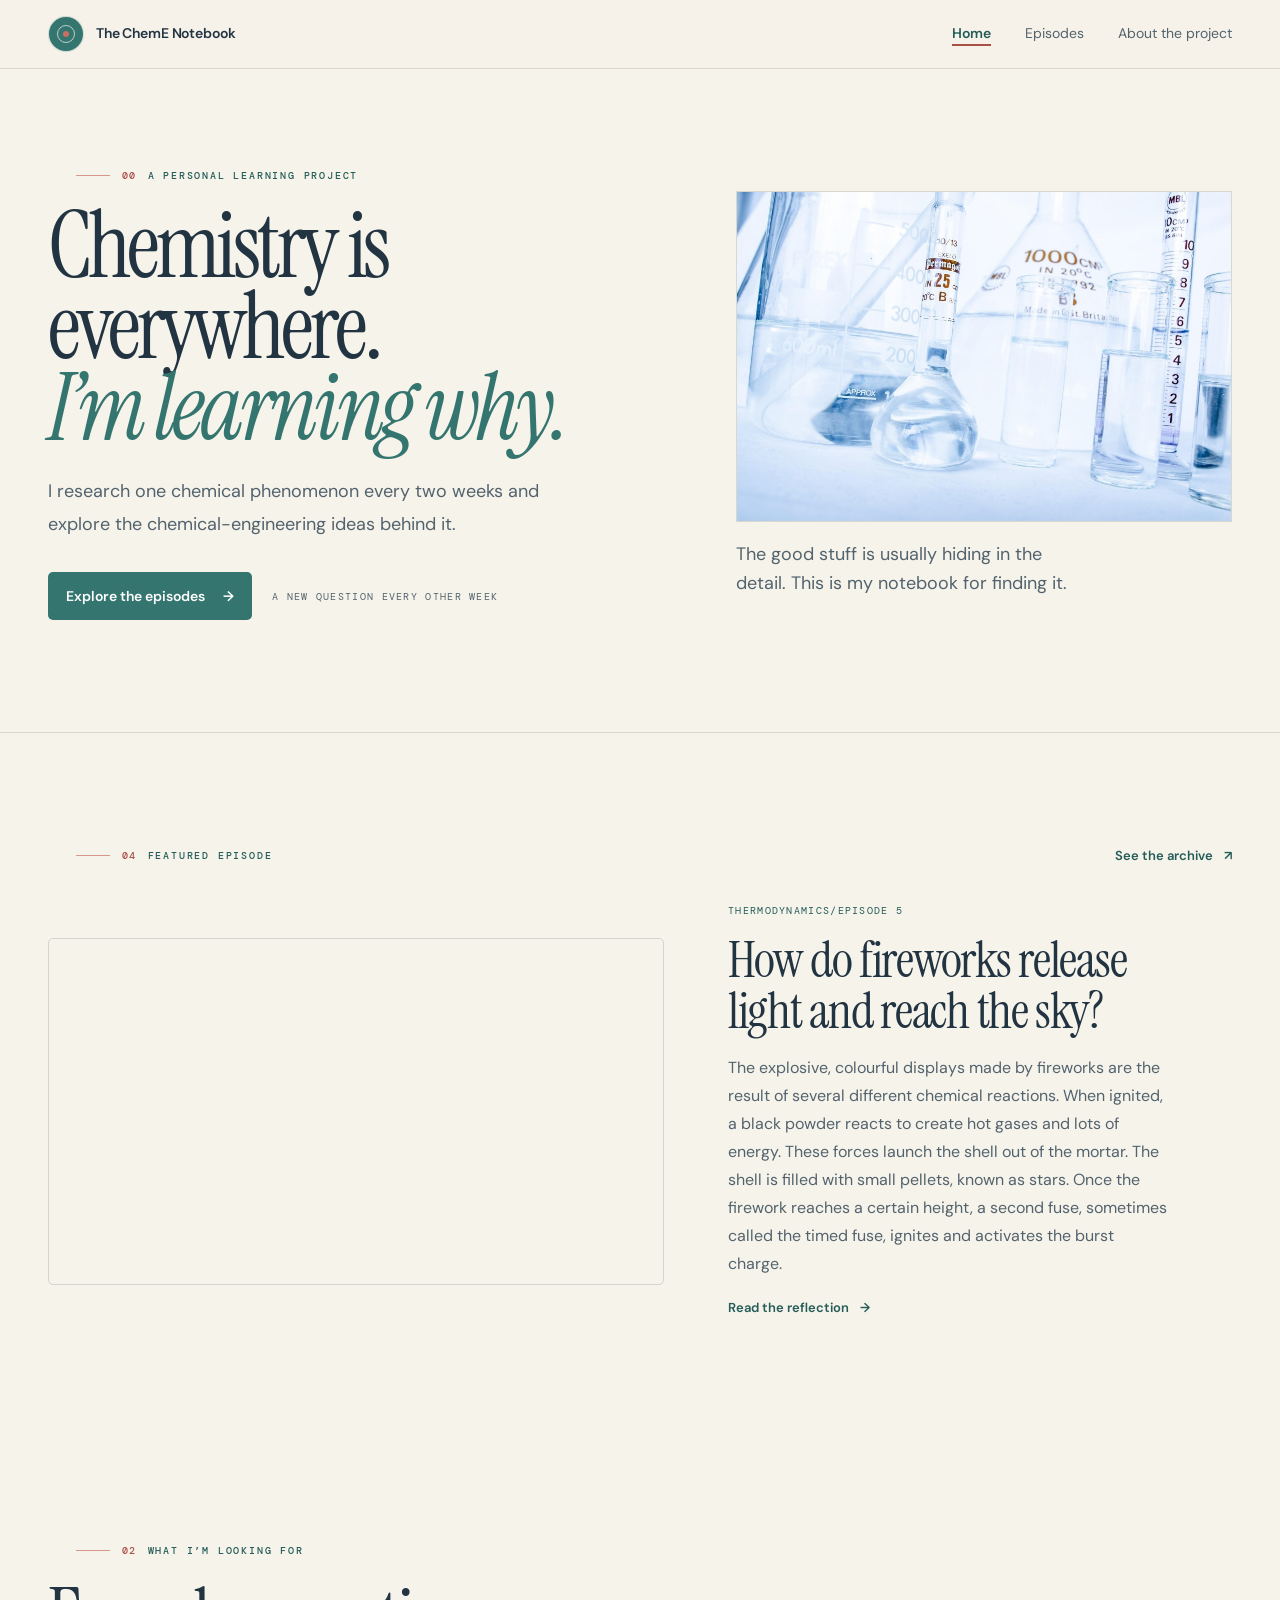
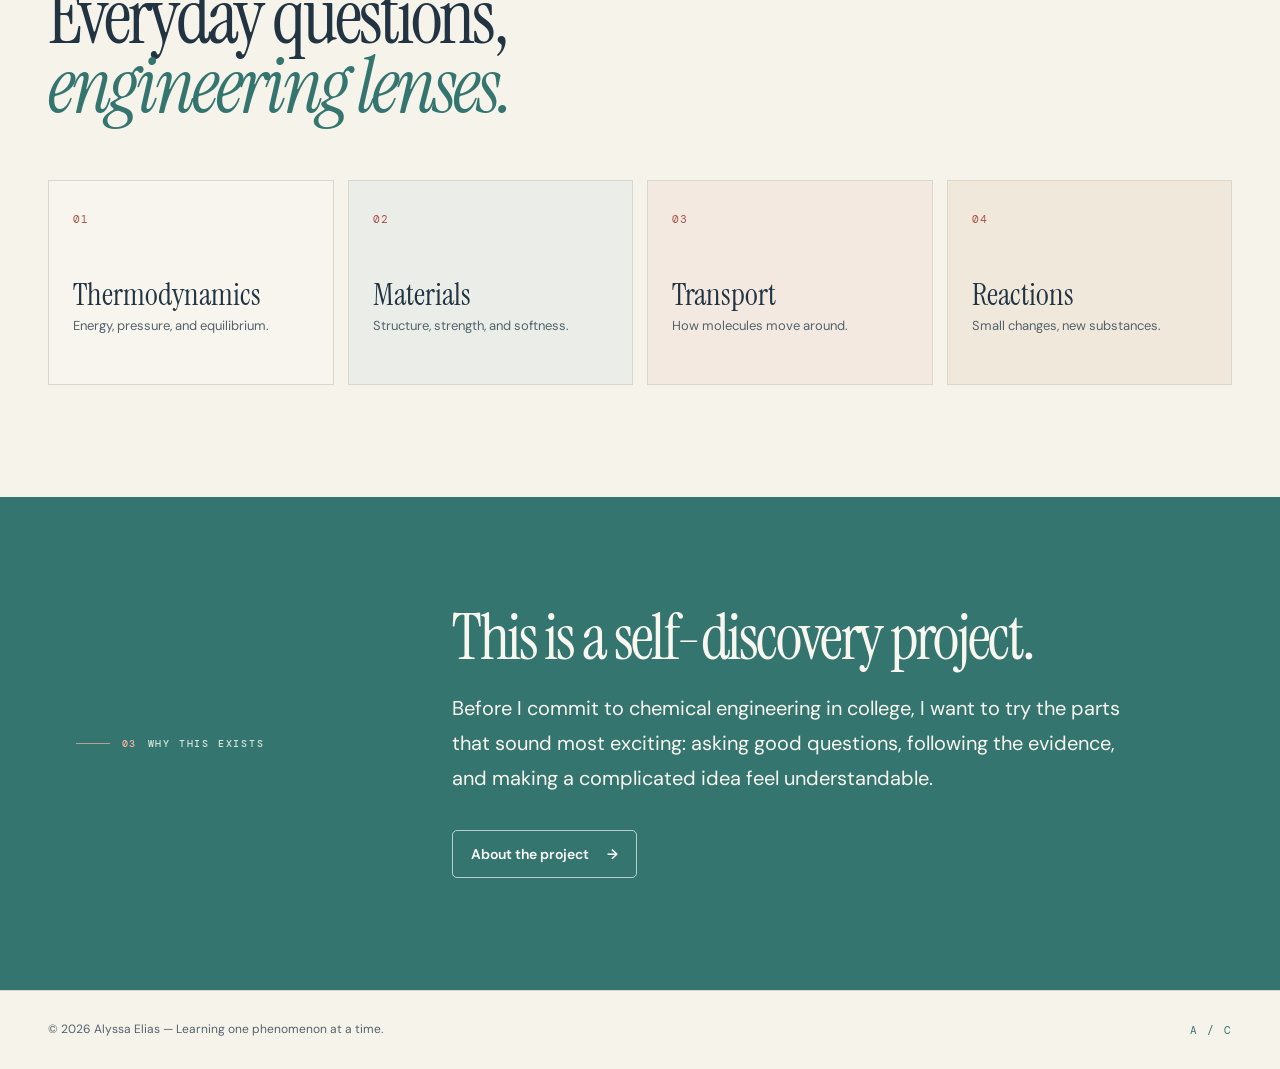
<file: index.html>
<!DOCTYPE html>
<html lang="en">
  <head>
    <!-- Basic document metadata and search/social sharing details. -->
    <meta charset="UTF-8" />
    <meta name="viewport" content="width=device-width, initial-scale=1.0" />
    <meta
      name="description"
      content="The ChemE Notebook is a personal learning project about the chemical engineering hiding inside everyday phenomena."
    />
    <meta property="og:title" content="The ChemE Notebook" />
    <meta
      property="og:description"
      content="Chemistry is everywhere. Alyssa is learning why."
    />
    <meta property="og:type" content="website" />
    <title>The ChemE Notebook | Home</title>
    <link rel="icon" type="image/svg+xml" href="./favicon.svg" />
    <link rel="stylesheet" href="./style.css" />
  </head>
  <body>
    <a class="skip-link" href="#main-content">Skip to main content</a>
    <!-- Shared site header and navigation. -->
    <header class="site-header">
      <div class="container header-inner">
        <a class="brand" href="./index.html" aria-label="The ChemE Notebook home">
          <span class="brand-mark" aria-hidden="true"><span></span></span>
          <span>The ChemE Notebook</span>
        </a>

        <nav class="desktop-nav" aria-label="Main navigation">
          <a class="active" href="./index.html" aria-current="page">Home</a>
          <a href="./episodes.html">Episodes</a>
          <a href="./about.html">About the project</a>
        </nav>

        <details class="mobile-nav">
          <summary aria-label="Open navigation menu">Menu</summary>
          <nav aria-label="Mobile navigation">
            <a class="active" href="./index.html" aria-current="page">Home</a>
            <a href="./episodes.html">Episodes</a>
            <a href="./about.html">About the project</a>
          </nav>
        </details>
      </div>
    </header>

    <main id="main-content">
      <!-- Hero: the project idea in one clear sentence. -->
      <section class="hero section">
        <div class="container hero-grid">
          <div class="hero-copy">
            <p class="eyebrow"><span>00</span> A personal learning project</p>
            <h1>Chemistry is everywhere.<br /><em>I’m learning why.</em></h1>
            <p class="hero-intro">
              I research one chemical phenomenon every two weeks and explore
              the chemical-engineering ideas behind it.
            </p>
            <div class="hero-actions">
              <a class="button button-primary" href="./episodes.html">
                Explore the episodes <span aria-hidden="true">→</span>
              </a>
              <span class="micro-label">A new question every other week</span>
            </div>
          </div>

          <!-- Hero image and note. The alt text describes the image for screen readers. -->
          <div class="hero-visual">
            <div class="hero-notes">
              <img
                src="images/chemistry.jpg"
                alt="Bright laboratory glassware including beakers, test tubes, and graduated cylinders."
              />
            </div>
            <p class="hero-note">
              The good stuff is usually hiding in the detail. This is my
              notebook for finding it.
            </p>
          </div>
        </div>
      </section>

      <!-- Featured episode: the first investigation gets visual priority. -->
      <section class="section section-border">
        <div class="container">
          <div class="section-heading">
            <p class="eyebrow"><span>04</span> Featured episode</p>
            <a class="text-link" href="./episodes.html">See the archive <span aria-hidden="true">↗</span></a>
          </div>
          <article class="featured-card">
            <!-- Replace src="about:blank" with a YouTube embed URL when the video is ready. -->
            <div class="youtube-placeholder">
              <iframe
                class="video-frame"
                src="https://www.youtube.com/embed/TcTM59v6MvA?si=wCYyY6Px6fygUvcU"
                title="How do fireworks release light and reach the sky?"
                loading="lazy"
                allowfullscreen>
              </iframe>
            </div>
            <div class="featured-copy">
              <p class="card-kicker">Thermodynamics/Episode 5</p>
              <h2>How do fireworks release light and reach the sky?</h2>
              <p>
               The explosive, colourful displays made by fireworks are the result of several different chemical reactions. When ignited, a black powder reacts to create hot gases and lots of energy. These forces launch the shell out of the mortar. The shell is filled with small pellets, known as stars. Once the firework reaches a certain height, a second fuse, sometimes called the timed fuse, ignites and activates the burst charge.
              </p>
              <a class="text-link" href="./episodes.html#episode-01">Read the reflection <span aria-hidden="true">→</span></a>
            </div>
          </article>
        </div>
      </section>

      <!-- Topic lenses: the chemical-engineering areas behind the questions. -->
      <section class="section">
        <div class="container">
          <div class="section-heading section-heading-stacked">
            <p class="eyebrow"><span>02</span> What I’m looking for</p>
            <h2>Everyday questions,<br /><em>engineering lenses.</em></h2>
          </div>
          <div class="topic-grid">
            <article class="topic-card">
              <span class="topic-number">01</span>
              <h3>Thermodynamics</h3>
              <p>Energy, pressure, and equilibrium.</p>
            </article>
            <article class="topic-card">
              <span class="topic-number">02</span>
              <h3>Materials</h3>
              <p>Structure, strength, and softness.</p>
            </article>
            <article class="topic-card">
              <span class="topic-number">03</span>
              <h3>Transport</h3>
              <p>How molecules move around.</p>
            </article>
            <article class="topic-card">
              <span class="topic-number">04</span>
              <h3>Reactions</h3>
              <p>Small changes, new substances.</p>
            </article>
          </div>
        </div>
      </section>

      <!-- Project purpose: keep the site personal and reflective. -->
      <section class="section purpose-section">
        <div class="container purpose-grid">
          <p class="eyebrow"><span>03</span> Why this exists</p>
          <div>
            <h2>This is a self-discovery project.</h2>
            <p class="large-copy">
              Before I commit to chemical engineering in college, I want to
              try the parts that sound most exciting: asking good questions,
              following the evidence, and making a complicated idea feel
              understandable.
            </p>
            <a class="button button-outline" href="./about.html">About the project <span aria-hidden="true">→</span></a>
          </div>
        </div>
      </section>
    </main>

    <!-- Shared site footer. -->
    <footer class="site-footer">
      <div class="container footer-inner">
        <span>© 2026 Alyssa Elias — Learning one phenomenon at a time.</span>
        <span class="footer-mark" aria-hidden="true">A / C</span>
      </div>
    </footer>
  </body>
</html>
</file>
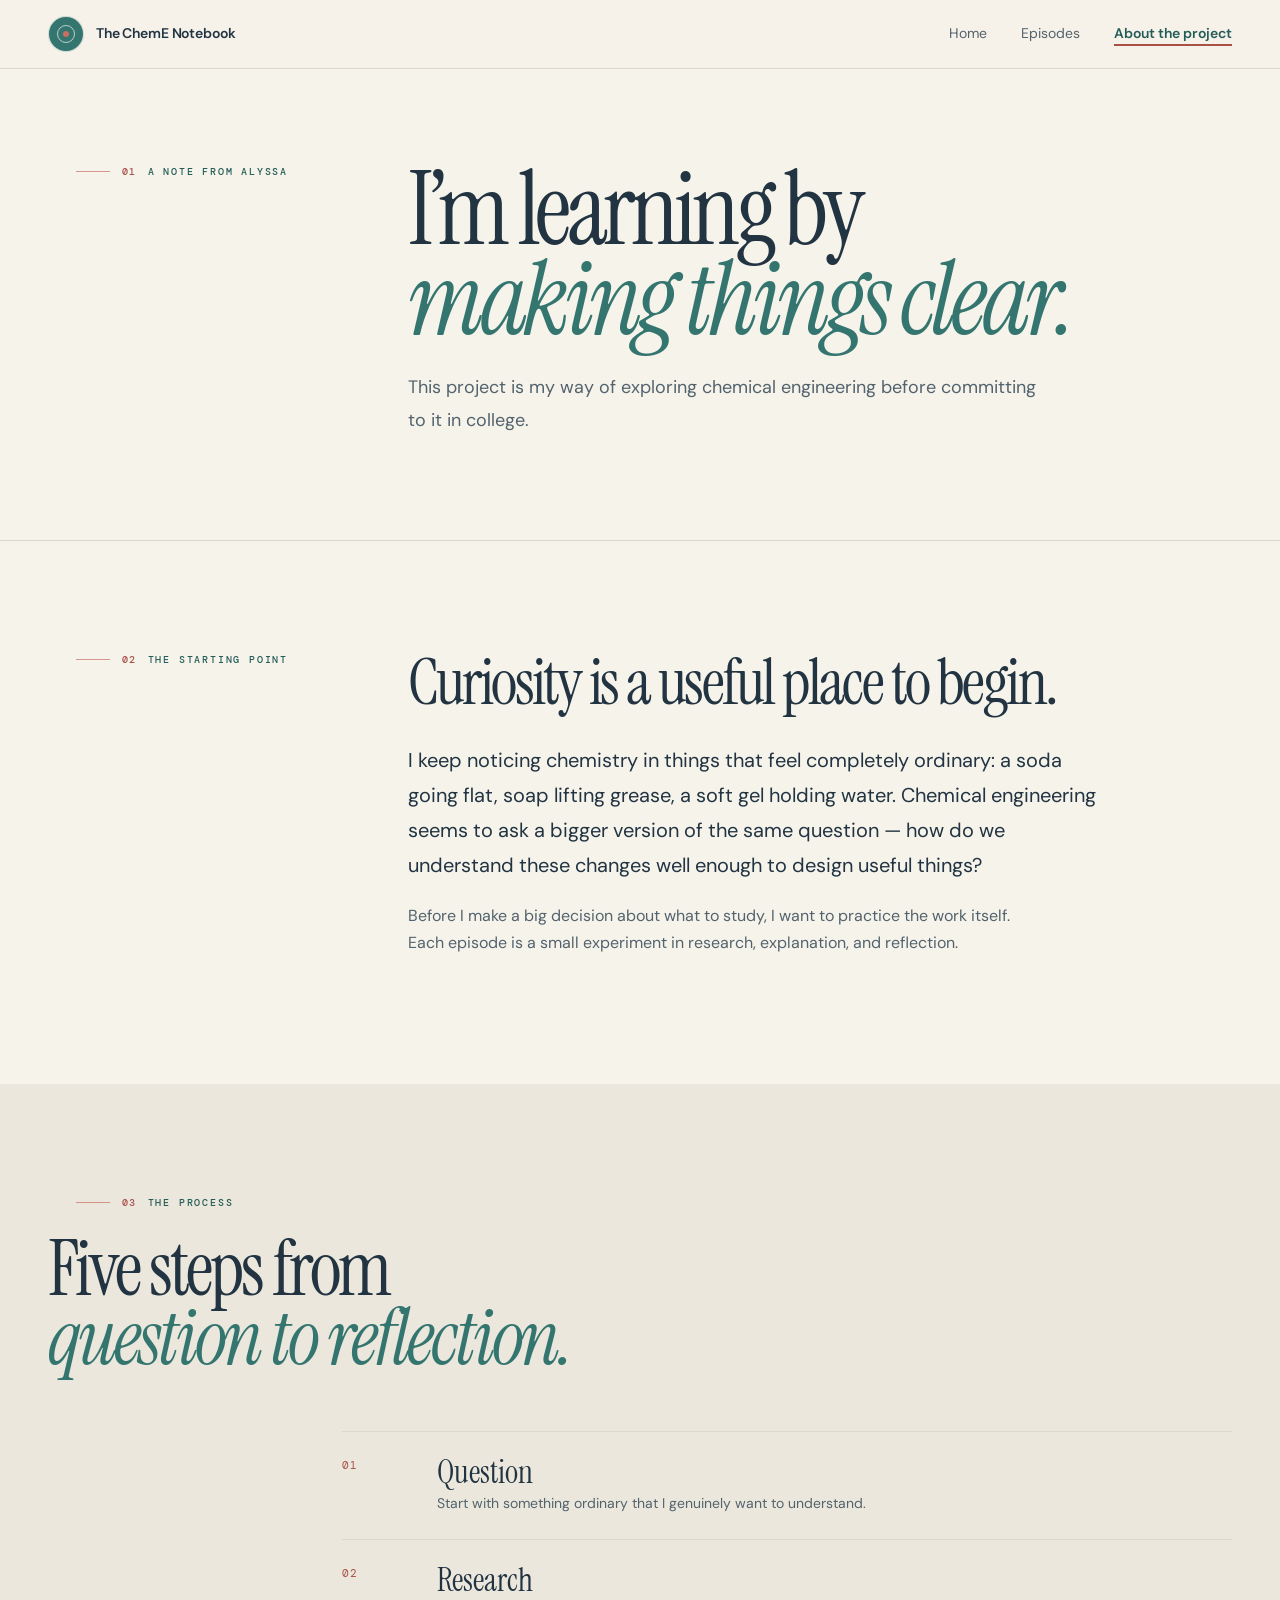
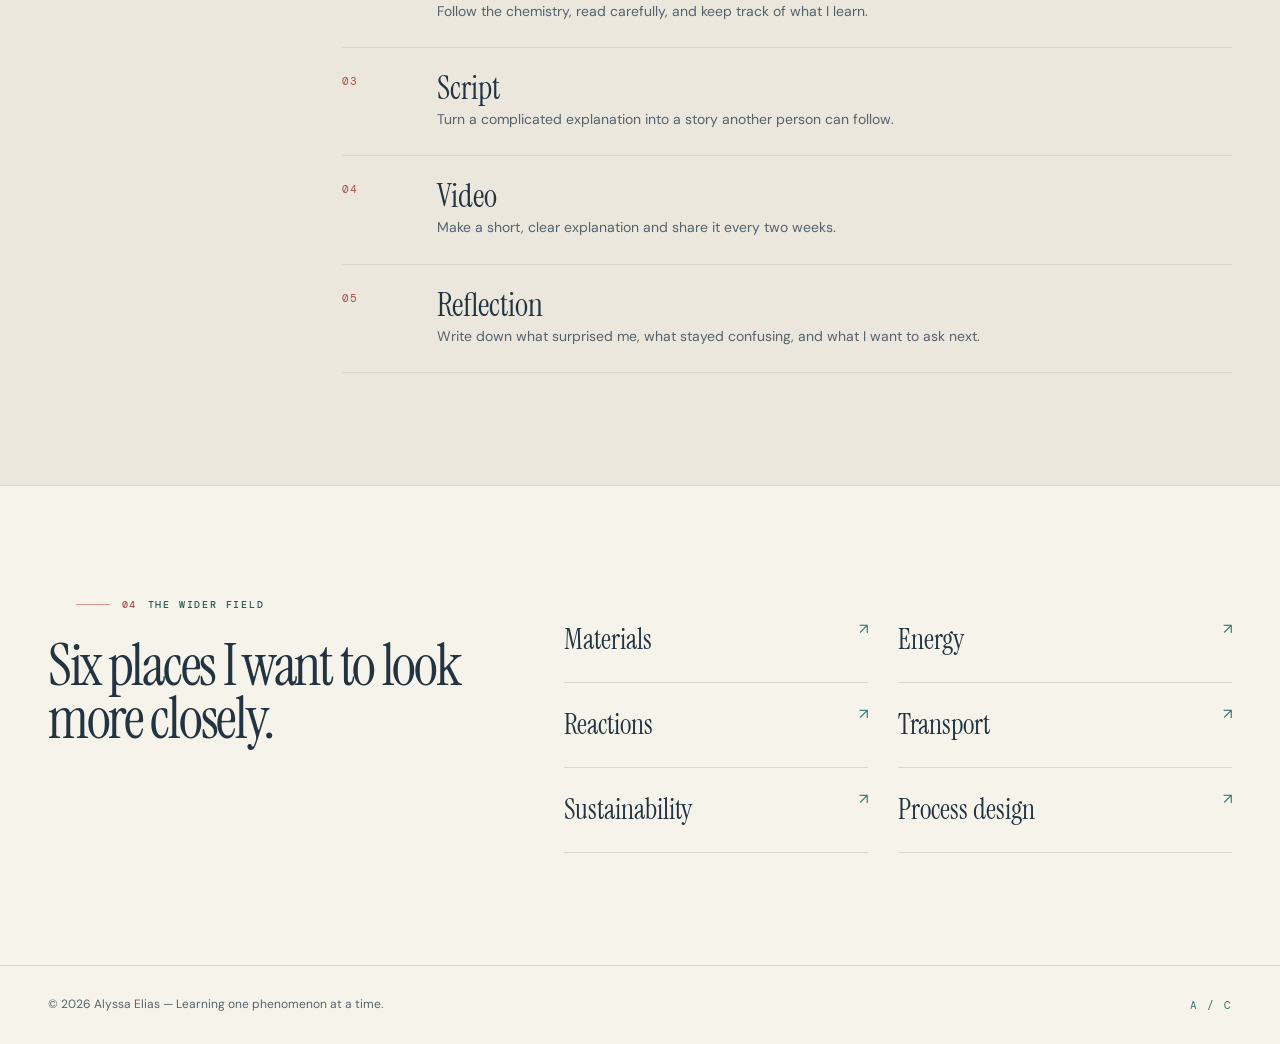
<file: about.html>
<!doctype html>
<html lang="en">
  <head>
    <!-- Page metadata. -->
    <meta charset="UTF-8" />
    <meta name="viewport" content="width=device-width, initial-scale=1.0" />
    <meta
      name="description"
      content="Learn why Alyssa started The ChemE Notebook and how each biweekly investigation works."
    />
    <meta
      property="og:title"
      content="About the project | The ChemE Notebook"
    />
    <meta
      property="og:description"
      content="A personal experiment in learning about chemical engineering before college."
    />
    <meta property="og:type" content="website" />
    <title>About the project | The ChemE Notebook</title>
    <link rel="icon" type="image/svg+xml" href="./favicon.svg" />
    <link rel="stylesheet" href="./style.css" />
  </head>
  <body>
    <a class="skip-link" href="#main-content">Skip to main content</a>
    <!-- Shared site header and navigation. -->
    <header class="site-header">
      <div class="container header-inner">
        <a
          class="brand"
          href="./index.html"
          aria-label="The ChemE Notebook home"
        >
          <span class="brand-mark" aria-hidden="true"><span></span></span>
          <span>The ChemE Notebook</span>
        </a>
        <nav class="desktop-nav" aria-label="Main navigation">
          <a href="./index.html">Home</a>
          <a href="./episodes.html">Episodes</a>
          <a class="active" href="./about.html" aria-current="page"
            >About the project</a
          >
        </nav>
        <details class="mobile-nav">
          <summary aria-label="Open navigation menu">Menu</summary>
          <nav aria-label="Mobile navigation">
            <a href="./index.html">Home</a>
            <a href="./episodes.html">Episodes</a>
            <a class="active" href="./about.html" aria-current="page"
              >About the project</a
            >
          </nav>
        </details>
      </div>
    </header>

    <main id="main-content">
      <!-- About introduction. -->
      <section class="page-intro section">
        <div class="container page-intro-grid">
          <p class="eyebrow"><span>01</span> A note from Alyssa</p>
          <div>
            <h1>I’m learning by<br /><em>making things clear.</em></h1>
            <p class="hero-intro">
              This project is my way of exploring chemical engineering before
              committing to it in college.
            </p>
          </div>
        </div>
      </section>

      <!-- Motivation: why this project exists. -->
      <section class="section section-border">
        <div class="container about-story">
          <div>
            <p class="eyebrow"><span>02</span> The starting point</p>
          </div>
          <div class="story-copy">
            <h2>Curiosity is a useful place to begin.</h2>
            <p class="large-copy">
              I keep noticing chemistry in things that feel completely ordinary:
              a soda going flat, soap lifting grease, a soft gel holding water.
              Chemical engineering seems to ask a bigger version of the same
              question — how do we understand these changes well enough to
              design useful things?
            </p>
            <p>
              Before I make a big decision about what to study, I want to
              practice the work itself. Each episode is a small experiment in
              research, explanation, and reflection.
            </p>
          </div>
        </div>
      </section>

      <!-- Five-step process: the repeatable rhythm behind every episode. -->
      <section class="section process-section">
        <div class="container">
          <div class="section-heading section-heading-stacked">
            <p class="eyebrow"><span>03</span> The process</p>
            <h2>Five steps from<br /><em>question to reflection.</em></h2>
          </div>
          <ol class="process-list">
            <li>
              <span class="process-number">01</span>
              <div>
                <h3>Question</h3>
                <p>
                  Start with something ordinary that I genuinely want to
                  understand.
                </p>
              </div>
            </li>
            <li>
              <span class="process-number">02</span>
              <div>
                <h3>Research</h3>
                <p>
                  Follow the chemistry, read carefully, and keep track of what I
                  learn.
                </p>
              </div>
            </li>
            <li>
              <span class="process-number">03</span>
              <div>
                <h3>Script</h3>
                <p>
                  Turn a complicated explanation into a story another person can
                  follow.
                </p>
              </div>
            </li>
            <li>
              <span class="process-number">04</span>
              <div>
                <h3>Video</h3>
                <p>
                  Make a short, clear explanation and share it every two weeks.
                </p>
              </div>
            </li>
            <li>
              <span class="process-number">05</span>
              <div>
                <h3>Reflection</h3>
                <p>
                  Write down what surprised me, what stayed confusing, and what
                  I want to ask next.
                </p>
              </div>
            </li>
          </ol>
        </div>
      </section>

      <!-- Exploration areas: the wider field this project will sample. -->
      <section class="section section-border">
        <div class="container exploration-grid">
          <div>
            <p class="eyebrow"><span>04</span> The wider field</p>
            <h2>Six places I want to look more closely.</h2>
          </div>
          <ul class="area-list">
            <li>Materials <span aria-hidden="true">↗</span></li>
            <li>Energy <span aria-hidden="true">↗</span></li>
            <li>Reactions <span aria-hidden="true">↗</span></li>
            <li>Transport <span aria-hidden="true">↗</span></li>
            <li>Sustainability <span aria-hidden="true">↗</span></li>
            <li>Process design <span aria-hidden="true">↗</span></li>
          </ul>
        </div>
      </section>
    </main>

    <!-- Shared site footer. -->
    <footer class="site-footer">
      <div class="container footer-inner">
        <span>© 2026 Alyssa Elias — Learning one phenomenon at a time.</span>
        <span class="footer-mark" aria-hidden="true">A / C</span>
      </div>
    </footer>
  </body>
</html>
</file>
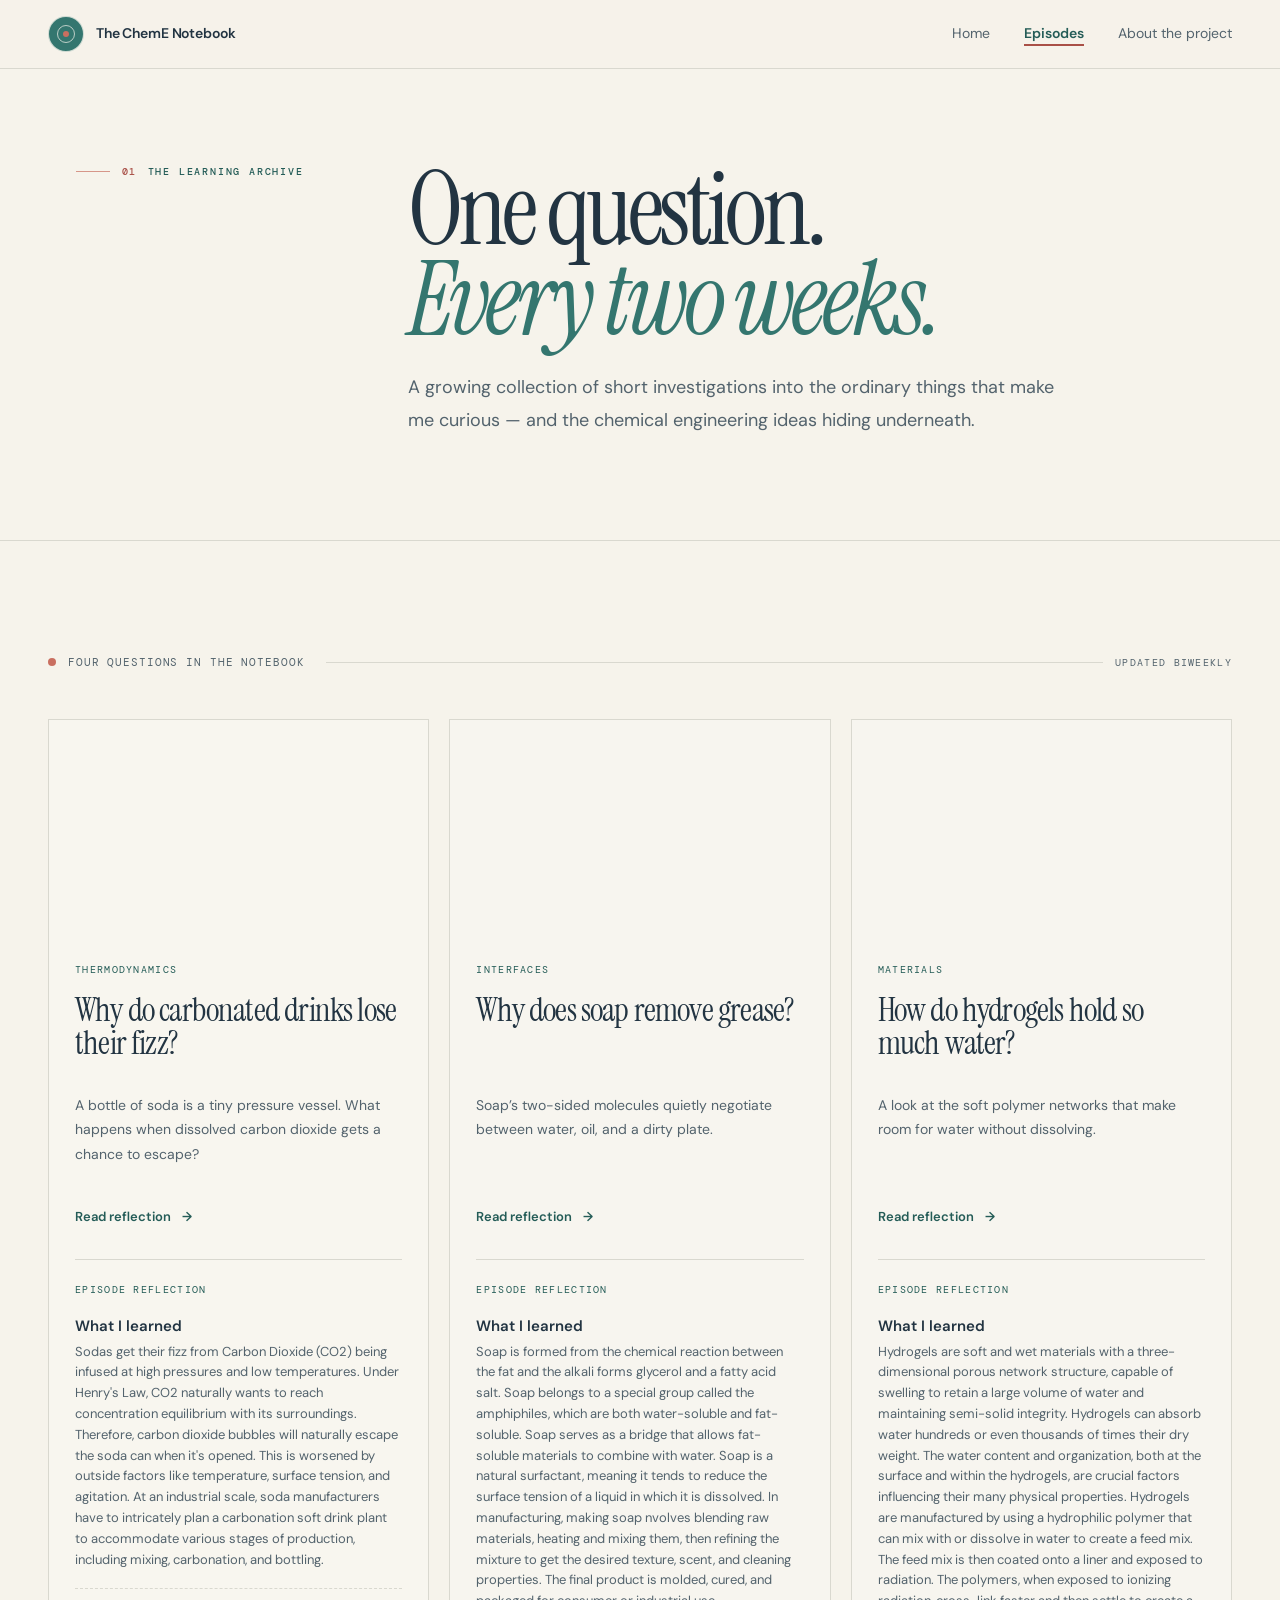
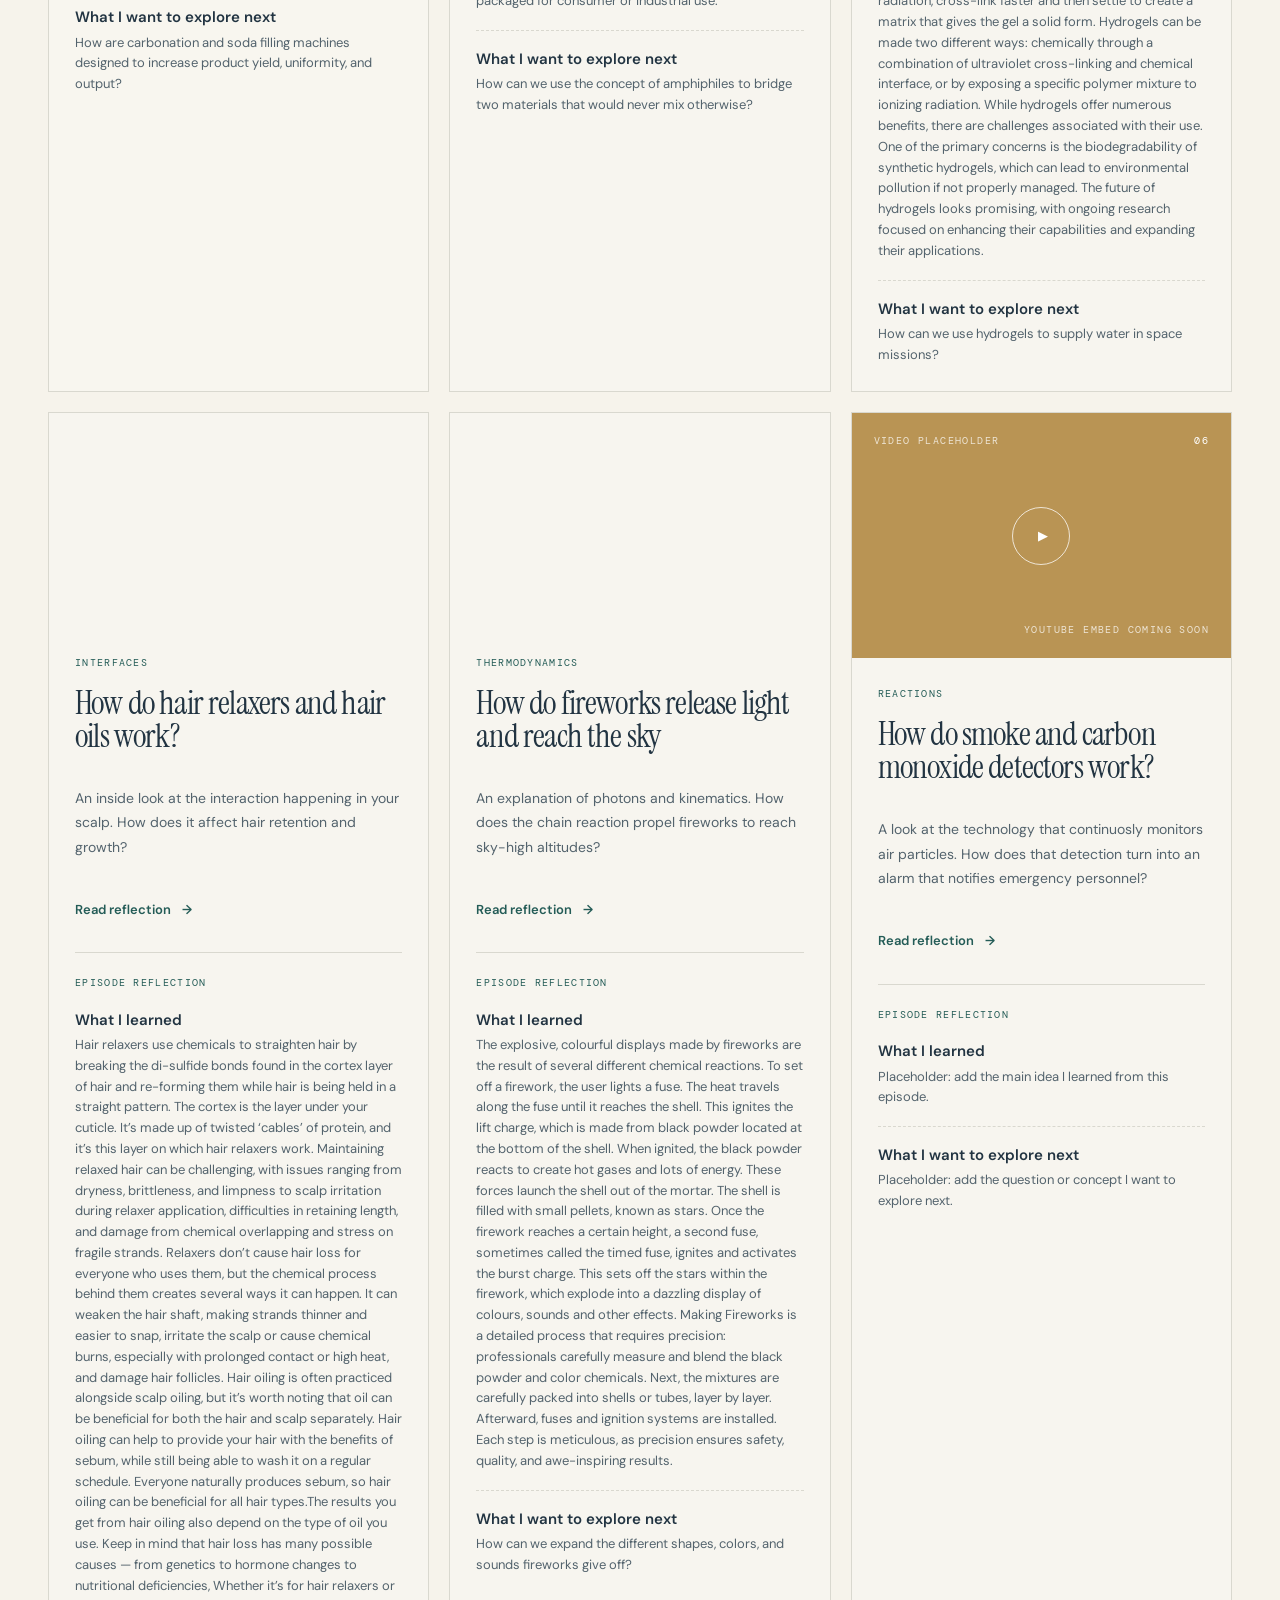
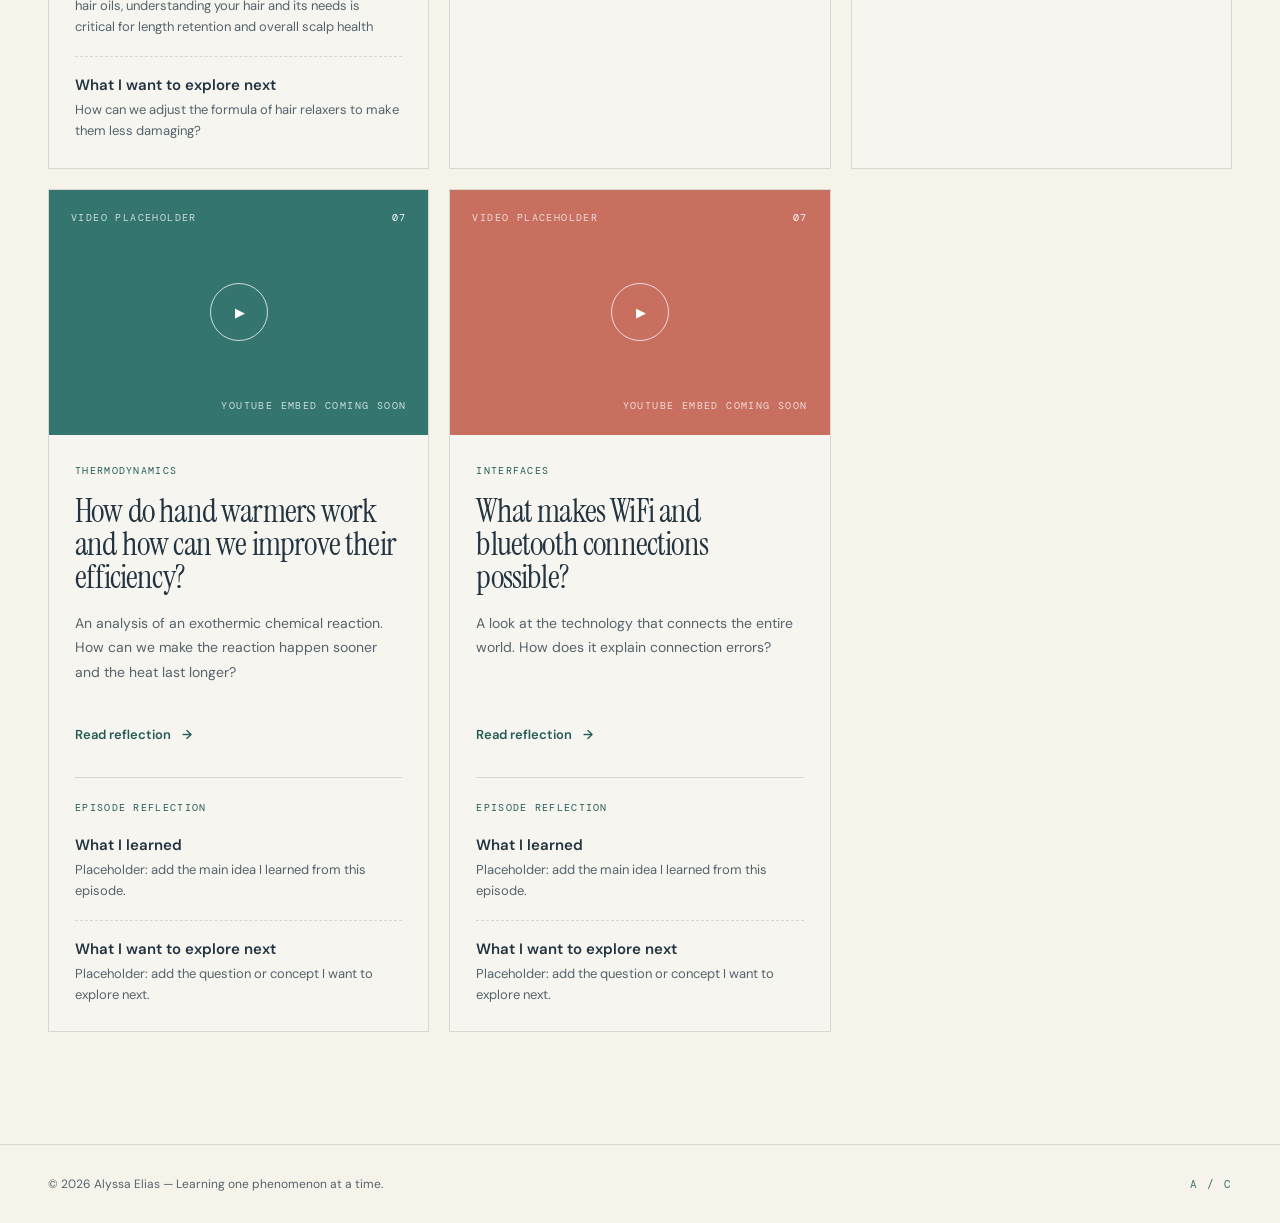
<file: episodes.html>
<!DOCTYPE html>
<html lang="en">
  <head>
    <!-- Page metadata. -->
    <meta charset="UTF-8" />
    <meta name="viewport" content="width=device-width, initial-scale=1.0" />
    <meta
      name="description"
      content="Browse The ChemE Notebook’s biweekly archive of everyday chemical phenomena."
    />
    <meta property="og:title" content="Episodes | The ChemE Notebook" />
    <meta
      property="og:description"
      content="Short videos and reflections on the chemical engineering behind ordinary life."
    />
    <meta property="og:type" content="website" />
    <title>Episodes | The ChemE Notebook</title>
    <link rel="icon" type="image/svg+xml" href="./favicon.svg" />
    <link rel="stylesheet" href="./style.css" />
  </head>
  <body>
    <a class="skip-link" href="#main-content">Skip to main content</a>
    <!-- Shared site header and navigation. -->
    <header class="site-header">
      <div class="container header-inner">
        <a class="brand" href="./index.html" aria-label="The ChemE Notebook home">
          <span class="brand-mark" aria-hidden="true"><span></span></span>
          <span>The ChemE Notebook</span>
        </a>
        <nav class="desktop-nav" aria-label="Main navigation">
          <a href="./index.html">Home</a>
          <a class="active" href="./episodes.html" aria-current="page">Episodes</a>
          <a href="./about.html">About the project</a>
        </nav>
        <details class="mobile-nav">
          <summary aria-label="Open navigation menu">Menu</summary>
          <nav aria-label="Mobile navigation">
            <a href="./index.html">Home</a>
            <a class="active" href="./episodes.html" aria-current="page">Episodes</a>
            <a href="./about.html">About the project</a>
          </nav>
        </details>
      </div>
    </header>

    <main id="main-content">
      <!-- Archive introduction. -->
      <section class="page-intro section">
        <div class="container page-intro-grid">
          <p class="eyebrow"><span>01</span> The learning archive</p>
          <div>
            <h1>One question.<br /><em>Every two weeks.</em></h1>
            <p class="hero-intro">
              A growing collection of short investigations into the ordinary
              things that make me curious — and the chemical engineering ideas
              hiding underneath.
            </p>
          </div>
        </div>
      </section>

      <!-- Episode cards: duplicate one complete article below to add a new episode. -->
      <section class="section section-border archive-section">
        <div class="container">
          <div class="archive-note">
            <span class="status-dot" aria-hidden="true"></span>
            <span>Four questions in the notebook</span>
            <span class="archive-line" aria-hidden="true"></span>
            <span class="micro-label">Updated biweekly</span>
          </div>

          <!-- ADD A NEW EPISODE HERE: Duplicate one complete <article class="episode-card"> block below, then update its id, number, category, title, description, and reflection text. -->
          <div class="episode-grid">
            <!-- DUPLICATE THIS EPISODE CARD: Copy this entire article block to add the next episode. -->
            <article class="episode-card" id="episode-01">
              <iframe
                class="video-frame"
                src="https://www.youtube.com/embed/m4M5m_4ayMA?si=NJrPT1fnTfkMYoQ-"
                title="Why do carbonated drinks lose their fizz?"
                loading="lazy"
                allowfullscreen>
              </iframe>
              
              <div class="episode-content">
                <p class="card-kicker">Thermodynamics</p>
                <h2>Why do carbonated drinks lose their fizz?</h2>
                <p>
                  A bottle of soda is a tiny pressure vessel. What happens
                  when dissolved carbon dioxide gets a chance to escape?
                </p>
                <a class="text-link" href="#episode-01">Read reflection <span aria-hidden="true">→</span></a>
              </div>
              <section class="episode-reflection" aria-labelledby="reflection-01">
                <p class="reflection-kicker">Episode reflection</p>
                <div class="reflection-item">
                  <h3 id="reflection-01">What I learned</h3>
                  <p>Sodas get their fizz from Carbon Dioxide (CO2) being infused at high pressures and low temperatures. Under Henry's Law, CO2 naturally wants to reach concentration equilibrium with its surroundings. Therefore, carbon dioxide bubbles will naturally escape the soda can when it's opened. This is worsened by outside factors like temperature, surface tension, and agitation. At an industrial scale, soda manufacturers have to intricately plan a carbonation soft drink plant to accommodate various stages of production, including mixing, carbonation, and bottling.</p>
                </div>
                <div class="reflection-item">
                  <h3>What I want to explore next</h3>
                  <p>How are carbonation and soda filling machines designed to increase product yield, uniformity, and output?</p>
                </div>
              </section>
            </article>

            <!-- DUPLICATE THIS EPISODE CARD: Copy this entire article block to add the next episode. -->
            <article class="episode-card" id="episode-02">
              <iframe
                class="video-frame"
                src="https://www.youtube.com/embed/7nV7np0jFqg?si=NZxpgSJNivMWfKCB"
                title="Why does soap remove grease and dirt?"
                loading="lazy"
                allowfullscreen>
              </iframe>
              
              <div class="episode-content">
                <p class="card-kicker">Interfaces</p>
                <h2>Why does soap remove grease?</h2>
                <p>
                  Soap’s two-sided molecules quietly negotiate between water,
                  oil, and a dirty plate.
                </p>
                <a class="text-link" href="#episode-02">Read reflection <span aria-hidden="true">→</span></a>
              </div>
              <section class="episode-reflection" aria-labelledby="reflection-02">
                <p class="reflection-kicker">Episode reflection</p>
                <div class="reflection-item">
                  <h3 id="reflection-02">What I learned</h3>
                  <p>Soap is formed from the chemical reaction between the fat and the alkali forms glycerol and a fatty acid salt. Soap belongs to a special group called the amphiphiles, which are both water-soluble and fat-soluble. Soap serves as a bridge that allows fat-soluble materials to combine with water. Soap is a natural surfactant, meaning it tends to reduce the surface tension of a liquid in which it is dissolved. In manufacturing, making soap nvolves blending raw materials, heating and mixing them, then refining the mixture to get the desired texture, scent, and cleaning properties. The final product is molded, cured, and packaged for consumer or industrial use.</p>
                </div>
                <div class="reflection-item">
                  <h3>What I want to explore next</h3>
                  <p>How can we use the concept of amphiphiles to bridge two materials that would never mix otherwise?</p>
                </div>
              </section>
            </article>

            <!-- DUPLICATE THIS EPISODE CARD: Copy this entire article block to add the next episode. -->
            <article class="episode-card" id="episode-03">
             <iframe class="video-frame"
               src="https://www.youtube.com/embed/9EUyGY7kuG8?si=Lmmqn1hdrClpSeWx"
               title="How do hydrogels hold so much water?"
               loading="lazy"
               allowfullscreen>
               </iframe>
              
              <div class="episode-content">
                <p class="card-kicker">Materials</p>
                <h2>How do hydrogels hold so much water?</h2>
                <p>
                  A look at the soft polymer networks that make room for water
                  without dissolving.
                </p>
                <a class="text-link" href="#episode-03">Read reflection <span aria-hidden="true">→</span></a>
              </div>
              <section class="episode-reflection" aria-labelledby="reflection-03">
                <p class="reflection-kicker">Episode reflection</p>
                <div class="reflection-item">
                  <h3 id="reflection-03">What I learned</h3>
                  <p>Hydrogels are soft and wet materials with a three-dimensional porous network structure, capable of swelling to retain a large volume of water and maintaining semi-solid integrity. Hydrogels can absorb water hundreds or even thousands of times their dry weight. The water content and organization, both at the surface and within the hydrogels, are crucial factors influencing their many physical properties. Hydrogels are manufactured by using a hydrophilic polymer that can mix with or dissolve in water to create a feed mix. The feed mix is then coated onto a liner and exposed to radiation. The polymers, when exposed to ionizing radiation, cross-link faster and then settle to create a matrix that gives the gel a solid form. Hydrogels can be made two different ways: chemically through a combination of ultraviolet cross-linking and chemical interface, or by exposing a specific polymer mixture to ionizing radiation. While hydrogels offer numerous benefits, there are challenges associated with their use. One of the primary concerns is the biodegradability of synthetic hydrogels, which can lead to environmental pollution if not properly managed. The future of hydrogels looks promising, with ongoing research focused on enhancing their capabilities and expanding their applications.</p>
                </div>
                <div class="reflection-item">
                  <h3>What I want to explore next</h3>
                  <p>How can we use hydrogels to supply water in space missions?</p>
                </div>
              </section>
            </article>
            
            <article class="episode-card" id="episode-05">
               <iframe
                class="video-frame"
                src="https://www.youtube.com/embed/lc9kevFrLS8?si=KaHdWGNJqkx8YsaJ"
                title="How do hair relaxers and hair oils work?"
                loading="lazy"
                allowfullscreen>
               </iframe>
            <div class="episode-content">
              <p class="card-kicker">Interfaces</p>
              <h2>How do hair relaxers and hair oils work?</h2>
              <p>
                An inside look at the interaction happening in your scalp. How does it affect hair retention and growth?
              </p>
              <a class="text-link" href="#episode-04">Read reflection <span aria-hidden="true">→</span></a>
            </div>
            <section class="episode-reflection" aria-labelledby="reflection-01">
              <p class="reflection-kicker">Episode reflection</p>
              <div class="reflection-item">
                <h3 id="reflection-04">What I learned</h3>
                <p>Hair relaxers use chemicals to straighten hair by breaking the di-sulfide bonds found in the cortex layer of hair and re-forming them while hair is being held in a straight pattern. The cortex is the layer under your cuticle. It’s made up of twisted ‘cables’ of protein, and it’s this layer on which hair relaxers work. Maintaining relaxed hair can be challenging, with issues ranging from dryness, brittleness, and limpness to scalp irritation during relaxer application, difficulties in retaining length, and damage from chemical overlapping and stress on fragile strands. Relaxers don’t cause hair loss for everyone who uses them, but the chemical process behind them creates several ways it can happen. It can weaken the hair shaft, making strands thinner and easier to snap, irritate the scalp or cause chemical burns, especially with prolonged contact or high heat, and damage hair follicles. Hair oiling is often practiced alongside scalp oiling, but it’s worth noting that oil can be beneficial for both the hair and scalp separately. Hair oiling can help to provide your hair with the benefits of sebum, while still being able to wash it on a regular schedule. Everyone naturally produces sebum, so hair oiling can be beneficial for all hair types.The results you get from hair oiling also depend on the type of oil you use. Keep in mind that hair loss has many possible causes — from genetics to hormone changes to nutritional deficiencies, Whether it’s for hair relaxers or hair oils, understanding your hair and its needs is critical for length retention and overall scalp health
</p>
              </div>
              <div class="reflection-item">
                <h3>What I want to explore next</h3>
                <p>How can we adjust the formula of hair relaxers to make them less damaging?</p>
              </div>
            </section>
          </article>

          <article class="episode-card" id="episode-05">
               <iframe
                class="video-frame"
                src="https://www.youtube.com/embed/TcTM59v6MvA?si=wCYyY6Px6fygUvcU"
                title="How do fireworks release light and reach the sky?"
                loading="lazy"
                allowfullscreen>
              </iframe>
            <div class="episode-content">
              <p class="card-kicker">Thermodynamics</p>
              <h2>How do fireworks release light and reach the sky</h2>
              <p>
                An explanation of photons and kinematics. How does the chain reaction propel fireworks to reach sky-high altitudes?
              </p>
              <a class="text-link" href="#episode-05">Read reflection <span aria-hidden="true">→</span></a>
            </div>
            <section class="episode-reflection" aria-labelledby="reflection-01">
              <p class="reflection-kicker">Episode reflection</p>
              <div class="reflection-item">
                <h3 id="reflection-05">What I learned</h3>
                <p>The explosive, colourful displays made by fireworks are the result of several different chemical reactions. To set off a firework, the user lights a fuse. The heat travels along the fuse until it reaches the shell. This ignites the lift charge, which is made from black powder located at the bottom of the shell. When ignited, the black powder reacts to create hot gases and lots of energy. These forces launch the shell out of the mortar. The shell is filled with small pellets, known as stars. Once the firework reaches a certain height, a second fuse, sometimes called the timed fuse, ignites and activates the burst charge. This sets off the stars within the firework, which explode into a dazzling display of colours, sounds and other effects. Making Fireworks is a detailed process that requires precision: professionals carefully measure and blend the black powder and color chemicals. Next, the mixtures are carefully packed into shells or tubes, layer by layer. Afterward, fuses and ignition systems are installed. Each step is meticulous, as precision ensures safety, quality, and awe-inspiring results.</p>
              </div>
              <div class="reflection-item">
                <h3>What I want to explore next</h3>
                <p>How can we expand the different shapes, colors, and sounds fireworks give off?</p>
              </div>
            </section>
          </article>

            <article class="episode-card" id="episode-06">
              <div class="video-placeholder video-ochre" role="img" aria-label="Video placeholder for episode six">
                <span class="video-label">Video placeholder</span>
                <span class="video-number">06</span>
                <span class="play-button" aria-hidden="true">▶</span>
                <span class="video-caption">YouTube embed coming soon</span>
              </div>
              <div class="episode-content">
                <p class="card-kicker">Reactions</p>
                <h2>How do smoke and carbon monoxide detectors work?</h2>
                <p>
                  A look at the technology that continuosly monitors air particles. How does that detection turn into an alarm that notifies emergency personnel?
                </p>
                <a class="text-link" href="#episode-06">Read reflection <span aria-hidden="true">→</span></a>
              </div>
              <section class="episode-reflection" aria-labelledby="reflection-06">
                <p class="reflection-kicker">Episode reflection</p>
                <div class="reflection-item">
                  <h3 id="reflection-06">What I learned</h3>
                  <p>Placeholder: add the main idea I learned from this episode.</p>
                </div>
                <div class="reflection-item">
                  <h3>What I want to explore next</h3>
                  <p>Placeholder: add the question or concept I want to explore next.</p>
                </div>
              </section>
            </article>

            <article class="episode-card" id="episode-07">
            <div class="video-placeholder video-teal" role="img" aria-label="Video placeholder for episode five">
              <span class="video-label">Video placeholder</span>
              <span class="video-number">07</span>
              <span class="play-button" aria-hidden="true">▶</span>
              <span class="video-caption">YouTube embed coming soon</span>
            </div>
            <div class="episode-content">
              <p class="card-kicker">Thermodynamics</p>
              <h2>How do hand warmers work and how can we improve their efficiency?</h2>
              <p>
                An analysis of an exothermic chemical reaction. How can we make the reaction happen sooner and the heat last longer?
              </p>
              <a class="text-link" href="#episode-06">Read reflection <span aria-hidden="true">→</span></a>
            </div>
            <section class="episode-reflection" aria-labelledby="reflection-06">
              <p class="reflection-kicker">Episode reflection</p>
              <div class="reflection-item">
                <h3 id="reflection-05">What I learned</h3>
                <p>Placeholder: add the main idea I learned from this episode.</p>
              </div>
              <div class="reflection-item">
                <h3>What I want to explore next</h3>
                <p>Placeholder: add the question or concept I want to explore next.</p>
              </div>
            </section>
          </article>

             <article class="episode-card" id="episode-08">
              <div class="video-placeholder video-coral" role="img" aria-label="Video placeholder for episode six">
                <span class="video-label">Video placeholder</span>
                <span class="video-number">07</span>
                <span class="play-button" aria-hidden="true">▶</span>
                <span class="video-caption">YouTube embed coming soon</span>
              </div>
              <div class="episode-content">
                <p class="card-kicker">Interfaces</p>
                <h2>What makes WiFi and bluetooth connections possible?</h2>
                <p>
                  A look at the technology that connects the entire world. How does it explain connection errors?
                </p>
                <a class="text-link" href="#episode-06">Read reflection <span aria-hidden="true">→</span></a>
              </div>
              <section class="episode-reflection" aria-labelledby="reflection-07">
                <p class="reflection-kicker">Episode reflection</p>
                <div class="reflection-item">
                  <h3 id="reflection-07">What I learned</h3>
                  <p>Placeholder: add the main idea I learned from this episode.</p>
                </div>
                <div class="reflection-item">
                  <h3>What I want to explore next</h3>
                  <p>Placeholder: add the question or concept I want to explore next.</p>
                </div>
              </section>
            </article>

            

          </div>
          
        </div>
      </section>
    </main>

    <!-- Shared site footer. -->
    <footer class="site-footer">
      <div class="container footer-inner">
        <span>© 2026 Alyssa Elias — Learning one phenomenon at a time.</span>
        <span class="footer-mark" aria-hidden="true">A / C</span>
      </div>
    </footer>
  </body>
</html>
</file>
<file: style.css>
/* ==========================================================================
   The ChemE Notebook
   Shared styles for index.html, episodes.html, and about.html.
   ========================================================================== */

@import url("https://fonts.googleapis.com/css2?family=DM+Mono:wght@400;500&family=DM+Sans:wght@400;500;600;700&family=Instrument+Serif:ital@0;1&display=swap");

:root {
  --paper: #f6f3eb;
  --paper-deep: #ebe7dc;
  --ink: #223442;
  /* Dark enough to keep body copy above WCAG AA contrast on --paper. */
  --muted: #53636d;
  --line: #d9d8cf;
  --teal: #34766f;
  --teal-dark: #245c57;
  --teal-soft: #dbe8e2;
  --coral: #c96f60;
  --coral-text: #a95047;
  --ochre: #b99454;
  --serif: "Instrument Serif", Georgia, serif;
  --sans: "DM Sans", Arial, sans-serif;
  --mono: "DM Mono", "Courier New", monospace;
  --max-width: 1184px;
}

* {
  box-sizing: border-box;
}

html {
  scroll-behavior: smooth;
}

body {
  margin: 0;
  background: var(--paper);
  color: var(--ink);
  font-family: var(--sans);
  font-size: 16px;
  line-height: 1.65;
}

a {
  color: inherit;
}

/* Keep keyboard focus visible on every interactive element. */
a:focus-visible,
button:focus-visible,
summary:focus-visible,
iframe:focus-visible {
  outline: 3px solid var(--coral);
  outline-offset: 4px;
  border-radius: 4px;
}

.skip-link {
  position: fixed;
  top: 12px;
  left: 12px;
  z-index: 20;
  padding: 9px 13px;
  border-radius: 4px;
  background: var(--ink);
  color: #fff;
  font-size: 14px;
  font-weight: 600;
  text-decoration: none;
  transform: translateY(-180%);
  transition: transform 180ms ease;
}

.skip-link:focus-visible {
  transform: translateY(0);
}

.container {
  width: min(calc(100% - 48px), var(--max-width));
  margin-inline: auto;
}

.section {
  padding: 112px 0;
}

.section-border {
  border-top: 1px solid var(--line);
}

/* Header and navigation. */
.site-header {
  border-bottom: 1px solid var(--line);
  background: rgba(246, 243, 235, 0.96);
  position: relative;
  z-index: 5;
}

.header-inner {
  min-height: 68px;
  display: flex;
  align-items: center;
  justify-content: space-between;
  gap: 24px;
}

.brand {
  display: inline-flex;
  align-items: center;
  gap: 12px;
  color: var(--ink);
  font-size: 14px;
  font-weight: 600;
  letter-spacing: -0.01em;
  text-decoration: none;
}

.brand-mark {
  width: 36px;
  height: 36px;
  border: 1px solid rgba(246, 243, 235, 0.8);
  border-radius: 50%;
  background: var(--teal);
  display: grid;
  place-items: center;
  position: relative;
}

.brand-mark::before,
.brand-mark span {
  content: "";
  position: absolute;
  border: 1px solid rgba(246, 243, 235, 0.7);
  border-radius: 50%;
}

.brand-mark::before {
  width: 16px;
  height: 16px;
}

.brand-mark span {
  width: 6px;
  height: 6px;
  background: var(--coral);
  border: 0;
}

.desktop-nav {
  display: flex;
  align-items: center;
  gap: 34px;
}

.desktop-nav a,
.mobile-nav a {
  color: var(--muted);
  font-size: 14px;
  text-decoration: none;
  transition: color 180ms ease;
}

.desktop-nav a:hover,
.desktop-nav a.active,
.mobile-nav a:hover,
.mobile-nav a.active {
  color: var(--teal-dark);
}

.desktop-nav a.active,
.mobile-nav a.active {
  font-weight: 600;
  text-decoration: underline;
  text-decoration-color: var(--coral-text);
  text-decoration-thickness: 2px;
  text-underline-offset: 6px;
}

.mobile-nav {
  display: none;
  position: relative;
}

.mobile-nav summary {
  min-height: 44px;
  min-width: 54px;
  display: inline-flex;
  align-items: center;
  justify-content: flex-end;
  cursor: pointer;
  list-style: none;
  color: var(--teal-dark);
  font-family: var(--mono);
  font-size: 11px;
  letter-spacing: 0.1em;
  text-transform: uppercase;
}

.mobile-nav summary::-webkit-details-marker {
  display: none;
}

.mobile-nav nav {
  position: absolute;
  right: 0;
  top: calc(100% + 16px);
  min-width: 190px;
  padding: 10px;
  border: 1px solid var(--line);
  background: var(--paper);
  box-shadow: 0 12px 28px rgba(34, 52, 66, 0.1);
}

.mobile-nav a {
  display: block;
  padding: 8px 10px;
}

/* Shared editorial labels and buttons. */
.eyebrow {
  display: flex;
  align-items: center;
  gap: 12px;
  margin: 0;
  color: var(--teal-dark);
  font-family: var(--mono);
  font-size: 10px;
  font-weight: 500;
  letter-spacing: 0.18em;
  line-height: 1.3;
  text-transform: uppercase;
}

.eyebrow span {
  color: var(--coral-text);
  letter-spacing: 0.08em;
}

.eyebrow::after {
  content: "";
  width: 34px;
  height: 1px;
  background: var(--coral);
  opacity: 0.7;
  order: -1;
  margin-left: 28px;
}

.button {
  display: inline-flex;
  align-items: center;
  justify-content: center;
  gap: 18px;
  min-height: 48px;
  padding: 11px 18px;
  border-radius: 5px;
  font-size: 14px;
  font-weight: 600;
  text-decoration: none;
  transition: transform 180ms ease, background 180ms ease, border-color 180ms ease;
}

.button:hover {
  transform: translateY(-2px);
}

.button-primary {
  background: var(--teal);
  color: #fff;
}

.button-primary:hover {
  background: var(--teal-dark);
}

.button-outline {
  border: 1px solid var(--teal);
  color: var(--teal-dark);
}

.button-outline:hover {
  background: var(--teal-soft);
}

.text-link {
  color: var(--teal-dark);
  font-size: 13px;
  font-weight: 600;
  text-decoration: none;
}

.text-link span {
  display: inline-block;
  margin-left: 8px;
  transition: transform 180ms ease;
}

.text-link:hover span {
  transform: translateX(4px);
}

.micro-label,
.card-kicker {
  color: var(--muted);
  font-family: var(--mono);
  font-size: 10px;
  letter-spacing: 0.13em;
  line-height: 1.5;
  text-transform: uppercase;
}

/* Home hero. */
.hero {
  padding-top: 100px;
  padding-bottom: 112px;
}

.hero-grid {
  display: grid;
  grid-template-columns: minmax(0, 1.1fr) minmax(340px, 0.9fr);
  column-gap: 82px;
  align-items: center;
}

.hero-copy {
  max-width: 630px;
}

h1,
h2,
h3,
p {
  margin-top: 0;
}

h1,
h2,
h3 {
  font-weight: 400;
}

h1 {
  margin: 24px 0 26px;
  color: var(--ink);
  font-family: var(--serif);
  font-size: clamp(4.25rem, 7.2vw, 7.25rem);
  letter-spacing: -0.045em;
  line-height: 0.88;
}

h1 em,
h2 em {
  color: var(--teal);
  font-style: italic;
}

.hero-intro {
  max-width: 550px;
  margin-bottom: 32px;
  color: var(--muted);
  font-size: 18px;
  line-height: 1.8;
}

/* Prevent long words or future episode titles from creating horizontal scroll. */
h1,
h2,
h3,
p,
a {
  overflow-wrap: anywhere;
}

.hero-actions {
  display: flex;
  align-items: center;
  gap: 20px;
  flex-wrap: wrap;
}

.hero-visual {
  min-width: 0;
}

.hero-notes {
  aspect-ratio: 3 / 2;
  border: 1px solid var(--line);
  overflow: hidden;
  background: var(--paper-deep);
}

.hero-notes img {
  width: 100%;
  height: 100%;
  display: block;
  object-fit: cover;
}

.hero-note {
  max-width: 360px;
  margin: 18px 0 0;
  color: var(--muted);
  font-size: 18px;
  line-height: 1.6;
  text-align: left;
}

/* Section headings and feature card. */
.section-heading {
  display: flex;
  align-items: center;
  justify-content: space-between;
  gap: 24px;
  margin-bottom: 36px;
}

.section-heading-stacked {
  display: block;
}

.section-heading h2 {
  max-width: 620px;
  margin: 26px 0 0;
  color: var(--ink);
  font-family: var(--serif);
  font-size: clamp(3.25rem, 6vw, 5.5rem);
  letter-spacing: -0.04em;
  line-height: 0.9;
}

.featured-card {
  display: grid;
  grid-template-columns: minmax(0, 1.1fr) minmax(260px, 0.9fr);
  gap: 64px;
  align-items: center;
}

.youtube-placeholder {
  width: 100%;
  aspect-ratio: 16 / 9;
  min-height: 0;
  border: 1px solid rgba(34, 52, 66, 0.16);
  border-radius: 5px;
  position: relative;
  overflow: hidden;
}

.youtube-placeholder iframe {
  width: 100%;
  height: 100%;
  border: 0;
  display: block;
  opacity: 1;
}

.youtube-overlay {
  position: absolute;
  inset: 0;
  display: flex;
  align-items: center;
  justify-content: center;
  color: #fff;
  pointer-events: none;
}

.video-placeholder {
  min-height: 270px;
  border: 1px solid rgba(34, 52, 66, 0.16);
  border-radius: 5px;
  background: var(--teal);
  color: #fff;
  position: relative;
  overflow: hidden;
  display: flex;
  align-items: center;
  justify-content: center;
}

.video-placeholder::before {
  content: "";
  position: absolute;
  inset: 0;
  opacity: 0.18;
  background-image: radial-gradient(rgba(255, 255, 255, 0.7) 0.7px, transparent 0.7px);
  background-size: 14px 14px;
}

.video-label,
.video-number,
.video-caption {
  position: absolute;
  font-family: var(--mono);
  font-size: 10px;
  letter-spacing: 0.14em;
  text-transform: uppercase;
}

.video-label {
  top: 20px;
  left: 22px;
  opacity: 0.75;
}

.video-number {
  top: 20px;
  right: 22px;
}

.video-caption {
  right: 22px;
  bottom: 20px;
  opacity: 0.75;
}
.video-frame {
  width: 100%;
  height: auto;
  aspect-ratio: 16 / 9;
  border: 0;
  display: block;
}

.play-button {
  width: 58px;
  height: 58px;
  border: 1px solid rgba(255, 255, 255, 0.75);
  border-radius: 50%;
  display: grid;
  place-items: center;
  padding-left: 3px;
  font-size: 13px;
  transition: transform 180ms ease, background 180ms ease;
}

.video-placeholder:hover .play-button,
.youtube-placeholder:hover .play-button {
  background: rgba(255, 255, 255, 0.12);
  transform: scale(1.06);
}

.featured-copy {
  max-width: 440px;
}

.card-kicker {
  margin-bottom: 16px;
  color: var(--teal-dark);
}

.featured-copy h2,
.episode-content h2 {
  margin-bottom: 18px;
  font-family: var(--serif);
  letter-spacing: -0.025em;
  line-height: 1;
}

.featured-copy h2 {
  font-size: clamp(2.6rem, 4vw, 4rem);
}

.featured-copy p:not(.card-kicker),
.episode-content p:not(.card-kicker) {
  color: var(--muted);
  line-height: 1.75;
}

/* Topic cards. */
.topic-grid {
  display: grid;
  grid-template-columns: repeat(4, 1fr);
  gap: 14px;
  margin-top: 58px;
}

.topic-card {
  min-height: 205px;
  padding: 24px;
  border: 1px solid var(--line);
  background: rgba(255, 255, 255, 0.15);
  transition: transform 180ms ease, border-color 180ms ease, background 180ms ease;
}

.topic-card:nth-child(2) {
  background: rgba(219, 232, 226, 0.42);
}

.topic-card:nth-child(3) {
  background: rgba(201, 111, 96, 0.08);
}

.topic-card:nth-child(4) {
  background: rgba(185, 148, 84, 0.1);
}

.topic-card:hover {
  border-color: var(--teal);
  transform: translateY(-4px);
}

.topic-number,
.process-number {
  color: var(--coral-text);
  font-family: var(--mono);
  font-size: 11px;
  letter-spacing: 0.12em;
}

.topic-card h3 {
  margin: 48px 0 5px;
  font-family: var(--serif);
  font-size: 31px;
  line-height: 1;
}

.topic-card p {
  margin-bottom: 0;
  color: var(--muted);
  font-size: 13px;
}

/* Project purpose callout. */
.purpose-section {
  background: var(--teal);
  color: #f8f6ef;
}

.purpose-section .eyebrow {
  color: #d6e5dc;
}

.purpose-section .eyebrow span {
  color: #f3b1a5;
}

.purpose-section .eyebrow::after {
  background: #f3b1a5;
}

.purpose-grid {
  display: grid;
  grid-template-columns: minmax(180px, 0.6fr) minmax(0, 1.4fr);
  gap: 70px;
}

.purpose-grid h2 {
  max-width: 700px;
  margin-bottom: 24px;
  font-family: var(--serif);
  font-size: clamp(3rem, 5vw, 5rem);
  letter-spacing: -0.04em;
  line-height: 0.92;
}

.large-copy {
  max-width: 700px;
  font-size: 20px;
  line-height: 1.75;
}

.purpose-section .button-outline {
  margin-top: 14px;
  border-color: rgba(255, 255, 255, 0.65);
  color: #fff;
}

.purpose-section .button-outline:hover {
  background: rgba(255, 255, 255, 0.1);
}

/* Inner page introduction. */
.page-intro {
  padding-top: 96px;
  padding-bottom: 104px;
}

.page-intro-grid {
  display: grid;
  grid-template-columns: minmax(180px, 0.55fr) minmax(0, 1.45fr);
  gap: 48px;
  align-items: start;
}

.page-intro h1 {
  max-width: 850px;
  margin-top: 0;
  font-size: clamp(4rem, 8vw, 7.6rem);
}

.page-intro .hero-intro {
  max-width: 650px;
  margin-bottom: 0;
}

/* Episode archive. */
.archive-note {
  display: flex;
  align-items: center;
  gap: 12px;
  margin-bottom: 48px;
  color: var(--muted);
  font-family: var(--mono);
  font-size: 11px;
  letter-spacing: 0.08em;
  text-transform: uppercase;
}

.archive-line {
  height: 1px;
  flex: 1;
  background: var(--line);
  margin-left: 10px;
}

.status-dot {
  width: 8px;
  height: 8px;
  background: var(--coral);
  border-radius: 50%;
}

.episode-grid {
  display: grid;
  grid-template-columns: repeat(3, 1fr);
  gap: 20px;
}

.episode-card {
  min-width: 0;
  border: 1px solid var(--line);
  background: rgba(255, 255, 255, 0.2);
  transition: transform 180ms ease, box-shadow 180ms ease;
}

.episode-card:hover {
  box-shadow: 0 14px 30px rgba(34, 52, 66, 0.08);
  transform: translateY(-5px);
}

.episode-card .video-placeholder {
  min-height: 245px;
  border: 0;
  border-radius: 0;
}

.video-coral {
  background: var(--coral);
}

.video-ochre {
  background: var(--ochre);
}

.episode-content {
  min-width: 0;
  padding: 28px 26px 30px;
}

.episode-content h2 {
  min-height: 82px;
  font-size: 33px;
}

.episode-content p:not(.card-kicker) {
  min-height: 96px;
  font-size: 14px;
}

.episode-reflection {
  margin: 0 26px 26px;
  padding: 22px 0 0;
  border-top: 1px solid var(--line);
}

.reflection-kicker {
  margin-bottom: 18px;
  color: var(--teal-dark);
  font-family: var(--mono);
  font-size: 10px;
  letter-spacing: 0.13em;
  text-transform: uppercase;
}

.reflection-item + .reflection-item {
  margin-top: 18px;
  padding-top: 18px;
  border-top: 1px dashed var(--line);
}

.reflection-item h3 {
  margin-bottom: 5px;
  color: var(--ink);
  font-size: 15px;
  font-weight: 600;
  line-height: 1.35;
}

.reflection-item p {
  min-height: 0 !important;
  margin-bottom: 0;
  color: var(--muted);
  font-size: 13px;
  line-height: 1.6;
}

/* About page. */
.about-story {
  display: grid;
  grid-template-columns: minmax(180px, 0.55fr) minmax(0, 1.45fr);
  gap: 48px;
}

.story-copy {
  max-width: 750px;
}

.story-copy h2 {
  margin-bottom: 30px;
  font-family: var(--serif);
  font-size: clamp(3rem, 5vw, 5.2rem);
  letter-spacing: -0.04em;
  line-height: 0.94;
}

.story-copy p:not(.large-copy) {
  max-width: 610px;
  color: var(--muted);
}

.process-section {
  background: var(--paper-deep);
}

.process-list {
  max-width: 890px;
  margin: 58px 0 0 auto;
  padding: 0;
  list-style: none;
}

.process-list li {
  display: grid;
  grid-template-columns: 70px 1fr;
  gap: 25px;
  padding: 24px 0;
  border-top: 1px solid var(--line);
}

.process-list li:last-child {
  border-bottom: 1px solid var(--line);
}

.process-list h3 {
  margin-bottom: 4px;
  font-family: var(--serif);
  font-size: 32px;
  line-height: 1;
}

.process-list p {
  max-width: 550px;
  margin-bottom: 0;
  color: var(--muted);
  font-size: 14px;
}

.exploration-grid {
  display: grid;
  grid-template-columns: minmax(220px, 0.8fr) minmax(0, 1.2fr);
  gap: 70px;
}

.exploration-grid h2 {
  max-width: 430px;
  margin-top: 28px;
  font-family: var(--serif);
  font-size: clamp(3rem, 4.5vw, 4.8rem);
  letter-spacing: -0.04em;
  line-height: 0.93;
}

.area-list {
  display: grid;
  grid-template-columns: 1fr 1fr;
  margin: 0;
  padding: 0;
  list-style: none;
}

.area-list li {
  display: flex;
  justify-content: space-between;
  padding: 19px 0;
  border-bottom: 1px solid var(--line);
  color: var(--ink);
  font-family: var(--serif);
  font-size: 28px;
}

.area-list li:nth-child(odd) {
  margin-right: 30px;
}

.area-list li span {
  color: var(--teal);
  font-family: var(--sans);
  font-size: 15px;
}

/* Footer. */
.site-footer {
  border-top: 1px solid var(--line);
  color: var(--muted);
  font-size: 12px;
}

.footer-inner {
  min-height: 78px;
  display: flex;
  align-items: center;
  justify-content: space-between;
  gap: 20px;
}

.footer-mark {
  color: var(--teal);
  font-family: var(--mono);
  font-size: 11px;
  letter-spacing: 0.12em;
}

/* Responsive adjustments for tablets and phones. */
@media (max-width: 900px) {
  .section {
    padding: 80px 0;
  }

  .hero {
    padding-top: 76px;
  }

  .hero-grid {
    grid-template-columns: 1fr;
    gap: 48px;
  }

  .hero-notes {
    aspect-ratio: 3 / 2;
    max-width: 560px;
  }

  .hero-note {
    margin: 18px 0 0;
  }

  .featured-card,
  .purpose-grid,
  .page-intro-grid,
  .about-story,
  .exploration-grid {
    grid-template-columns: 1fr;
    gap: 34px;
  }

  .topic-grid {
    grid-template-columns: repeat(2, 1fr);
  }

  .episode-grid {
    grid-template-columns: 1fr;
    max-width: 600px;
  }

  .episode-card .video-placeholder {
    min-height: 300px;
  }

  .youtube-placeholder {
    min-height: 0;
  }

  .episode-content h2,
  .episode-content p:not(.card-kicker) {
    min-height: 0;
  }

  .exploration-grid h2 {
    margin-top: 22px;
  }
}

@media (max-width: 620px) {
  .container {
    width: min(calc(100% - 32px), var(--max-width));
  }

  .header-inner {
    gap: 12px;
  }

  .brand {
    min-width: 0;
  }

  .brand > span:last-child {
    overflow: hidden;
    text-overflow: ellipsis;
    white-space: nowrap;
  }

  .desktop-nav {
    display: none;
  }

  .mobile-nav {
    display: block;
  }

  .section {
    padding: 64px 0;
  }

  .hero,
  .page-intro {
    padding-top: 60px;
    padding-bottom: 70px;
  }

  h1,
  .page-intro h1 {
    font-size: clamp(3.7rem, 17vw, 5.8rem);
  }

  .hero-intro {
    font-size: 16px;
  }

  .hero-actions {
    align-items: flex-start;
    flex-direction: column;
  }

  .hero-notes {
    max-width: none;
  }

  .hero-note {
    max-width: 32ch;
    font-size: 16px;
  }

  .section-heading {
    align-items: flex-start;
    flex-direction: column;
  }

  .section-heading h2 {
    font-size: clamp(3.3rem, 15vw, 5rem);
  }

  .topic-grid {
    gap: 10px;
    margin-top: 40px;
  }

  .topic-card {
    min-height: 170px;
    padding: 17px;
  }

  .topic-card h3 {
    margin-top: 35px;
    font-size: 25px;
  }

  .large-copy {
    font-size: 18px;
  }

  .archive-note {
    align-items: flex-start;
    flex-wrap: wrap;
  }

  .archive-line {
    display: none;
  }

  .process-list {
    margin-top: 40px;
  }

  .process-list li {
    grid-template-columns: 48px 1fr;
    gap: 12px;
  }

  .process-list h3 {
    font-size: 28px;
  }

  .area-list {
    grid-template-columns: 1fr;
  }

  .area-list li:nth-child(odd) {
    margin-right: 0;
  }

  .area-list li {
    font-size: 25px;
  }

  .footer-inner span:first-child {
    max-width: 30ch;
  }

  .footer-inner {
    align-items: flex-start;
    flex-direction: column;
    justify-content: center;
    padding: 18px 0;
  }
}

@media (prefers-reduced-motion: reduce) {
  html {
    scroll-behavior: auto;
  }

  *,
  *::before,
  *::after {
    transition-duration: 0.01ms !important;
  }
}
</file>
